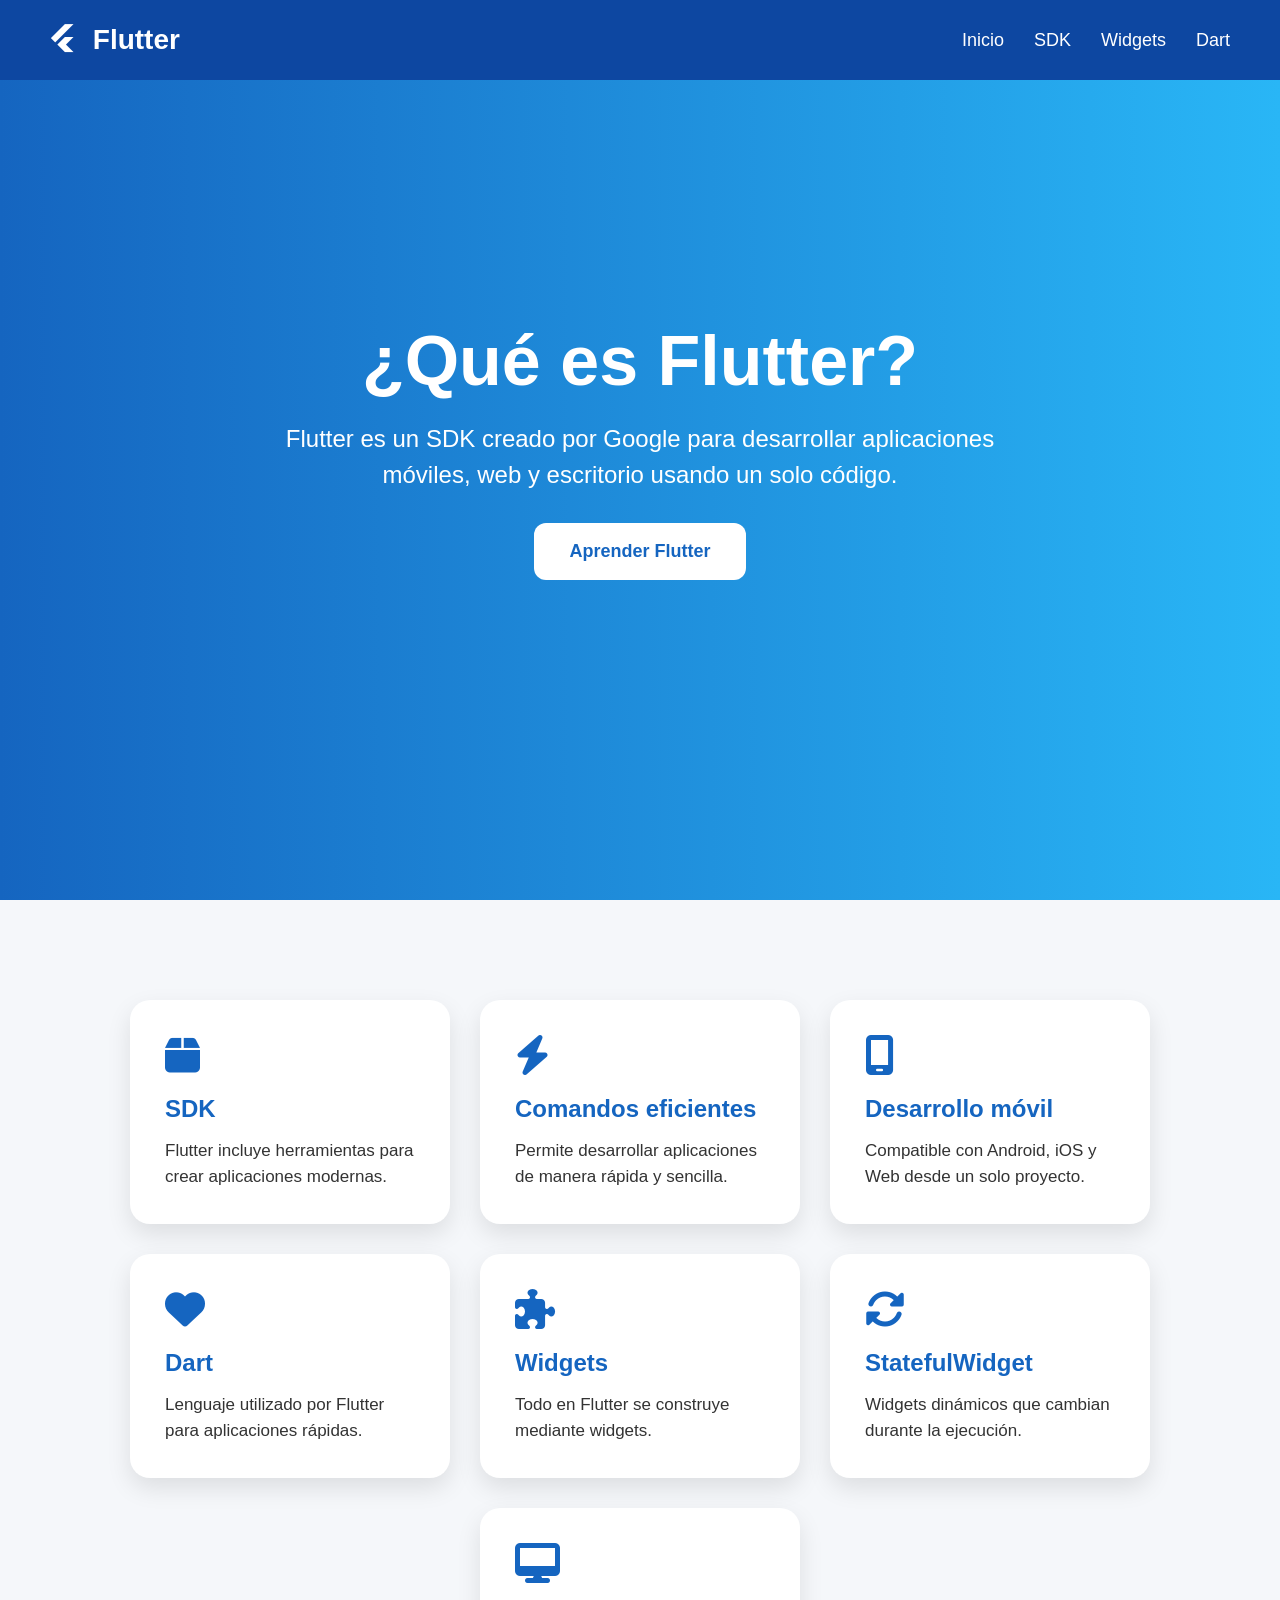
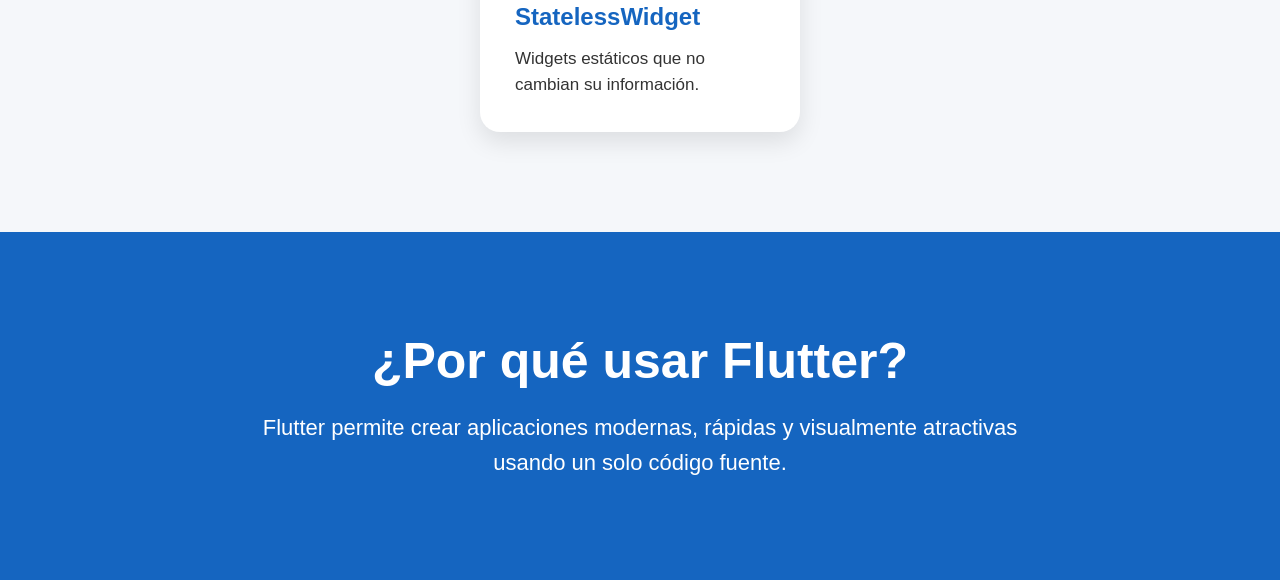
<file: index.html>
<!DOCTYPE html>
<html lang="es">
<head>
    <meta charset="UTF-8">
    <meta name="viewport" content="width=device-width, initial-scale=1.0">
    <title>Flutter - Desarrollo Mobile</title>

    <link rel="stylesheet" href="style.css">

    <!-- ICONOS -->
    <link rel="stylesheet"
    href="https://cdnjs.cloudflare.com/ajax/libs/font-awesome/6.5.1/css/all.min.css">
</head>

<body>

    <!-- NAVBAR -->

    <nav>

        <div class="logo">
            <i class="fa-brands fa-flutter"></i>
            Flutter
        </div>

        <ul>
            <li><a href="#">Inicio</a></li>
            <li><a href="#">SDK</a></li>
            <li><a href="#">Widgets</a></li>
            <li><a href="#">Dart</a></li>
        </ul>

    </nav>

    <!-- HERO -->

    <section class="hero">

        <div class="contenido">

            <h1>¿Qué es Flutter?</h1>

            <p>
                Flutter es un SDK creado por Google para desarrollar
                aplicaciones móviles, web y escritorio usando un solo código.
            </p>

            <button>Aprender Flutter</button>

        </div>

    </section>

    <!-- CARDS -->

    <section class="info">

        <div class="card">
            <i class="fa-solid fa-box"></i>
            <h3>SDK</h3>

            <p>
                Flutter incluye herramientas para crear aplicaciones modernas.
            </p>
        </div>

        <div class="card">
            <i class="fa-solid fa-bolt"></i>
            <h3>Comandos eficientes</h3>

            <p>
                Permite desarrollar aplicaciones de manera rápida y sencilla.
            </p>
        </div>

        <div class="card">
            <i class="fa-solid fa-mobile-screen"></i>
            <h3>Desarrollo móvil</h3>

            <p>
                Compatible con Android, iOS y Web desde un solo proyecto.
            </p>
        </div>

        <div class="card">
            <i class="fa-solid fa-heart"></i>
            <h3>Dart</h3>

            <p>
                Lenguaje utilizado por Flutter para aplicaciones rápidas.
            </p>
        </div>

        <div class="card">
            <i class="fa-solid fa-puzzle-piece"></i>
            <h3>Widgets</h3>

            <p>
                Todo en Flutter se construye mediante widgets.
            </p>
        </div>

        <div class="card">
            <i class="fa-solid fa-rotate"></i>
            <h3>StatefulWidget</h3>

            <p>
                Widgets dinámicos que cambian durante la ejecución.
            </p>
        </div>

        <div class="card">
            <i class="fa-solid fa-desktop"></i>
            <h3>StatelessWidget</h3>

            <p>
                Widgets estáticos que no cambian su información.
            </p>
        </div>

    </section>

    <!-- SECCIÓN EXTRA -->

    <section class="extra">

        <h2>¿Por qué usar Flutter?</h2>

        <p>
            Flutter permite crear aplicaciones modernas, rápidas
            y visualmente atractivas usando un solo código fuente.
        </p>

    </section>

</body>
</html>
</file>
<file: style.css>
*{
    margin: 0;
    padding: 0;
    box-sizing: border-box;
}

body{
    font-family: Arial, Helvetica, sans-serif;
    background: #f5f7fa;
    color: #333;
}

/* NAVBAR */

nav{
    width: 100%;
    height: 80px;

    background: #0d47a1;

    display: flex;
    justify-content: space-between;
    align-items: center;

    padding: 0 50px;

    position: fixed;
    top: 0;

    z-index: 1000;
}

.logo{
    color: white;
    font-size: 28px;
    font-weight: bold;
}

.logo i{
    margin-right: 10px;
}

nav ul{
    display: flex;
    list-style: none;
    gap: 30px;
}

nav ul li a{
    text-decoration: none;
    color: white;
    font-size: 18px;
    transition: 0.3s;
}

nav ul li a:hover{
    color: #64b5f6;
}

/* HERO */

.hero{
    height: 100vh;

    background: linear-gradient(to right, #1565c0, #29b6f6);

    display: flex;
    justify-content: center;
    align-items: center;

    text-align: center;

    color: white;

    padding: 20px;
}

.contenido{
    max-width: 800px;
}

.contenido h1{
    font-size: 70px;
    margin-bottom: 20px;
}

.contenido p{
    font-size: 24px;
    line-height: 1.5;
    margin-bottom: 30px;
}

button{
    padding: 18px 35px;

    border: none;
    border-radius: 12px;

    background: white;
    color: #1565c0;

    font-size: 18px;
    font-weight: bold;

    cursor: pointer;

    transition: 0.3s;
}

button:hover{
    transform: scale(1.08);
}

/* CARDS */

.info{
    padding: 100px 40px;

    display: flex;
    justify-content: center;
    flex-wrap: wrap;
    gap: 30px;
}

.card{
    background: white;

    width: 320px;

    padding: 35px;

    border-radius: 20px;

    box-shadow: 0px 10px 25px rgba(0,0,0,0.1);

    transition: 0.4s;
}

.card:hover{
    transform: translateY(-15px);
}

.card i{
    font-size: 40px;
    color: #1565c0;
    margin-bottom: 20px;
}

.card h3{
    margin-bottom: 15px;
    font-size: 24px;
    color: #1565c0;
}

.card p{
    font-size: 17px;
    line-height: 1.5;
}

/* EXTRA */

.extra{
    background: #1565c0;
    color: white;

    text-align: center;

    padding: 100px 20px;
}

.extra h2{
    font-size: 50px;
    margin-bottom: 20px;
}

.extra p{
    max-width: 800px;
    margin: auto;

    font-size: 22px;
    line-height: 1.6;
}

/* RESPONSIVE */

@media(max-width: 768px){

    nav{
        padding: 0 20px;
    }

    nav ul{
        gap: 15px;
    }

    .contenido h1{
        font-size: 45px;
    }

    .contenido p{
        font-size: 18px;
    }

    .extra h2{
        font-size: 35px;
    }
}
</file>
